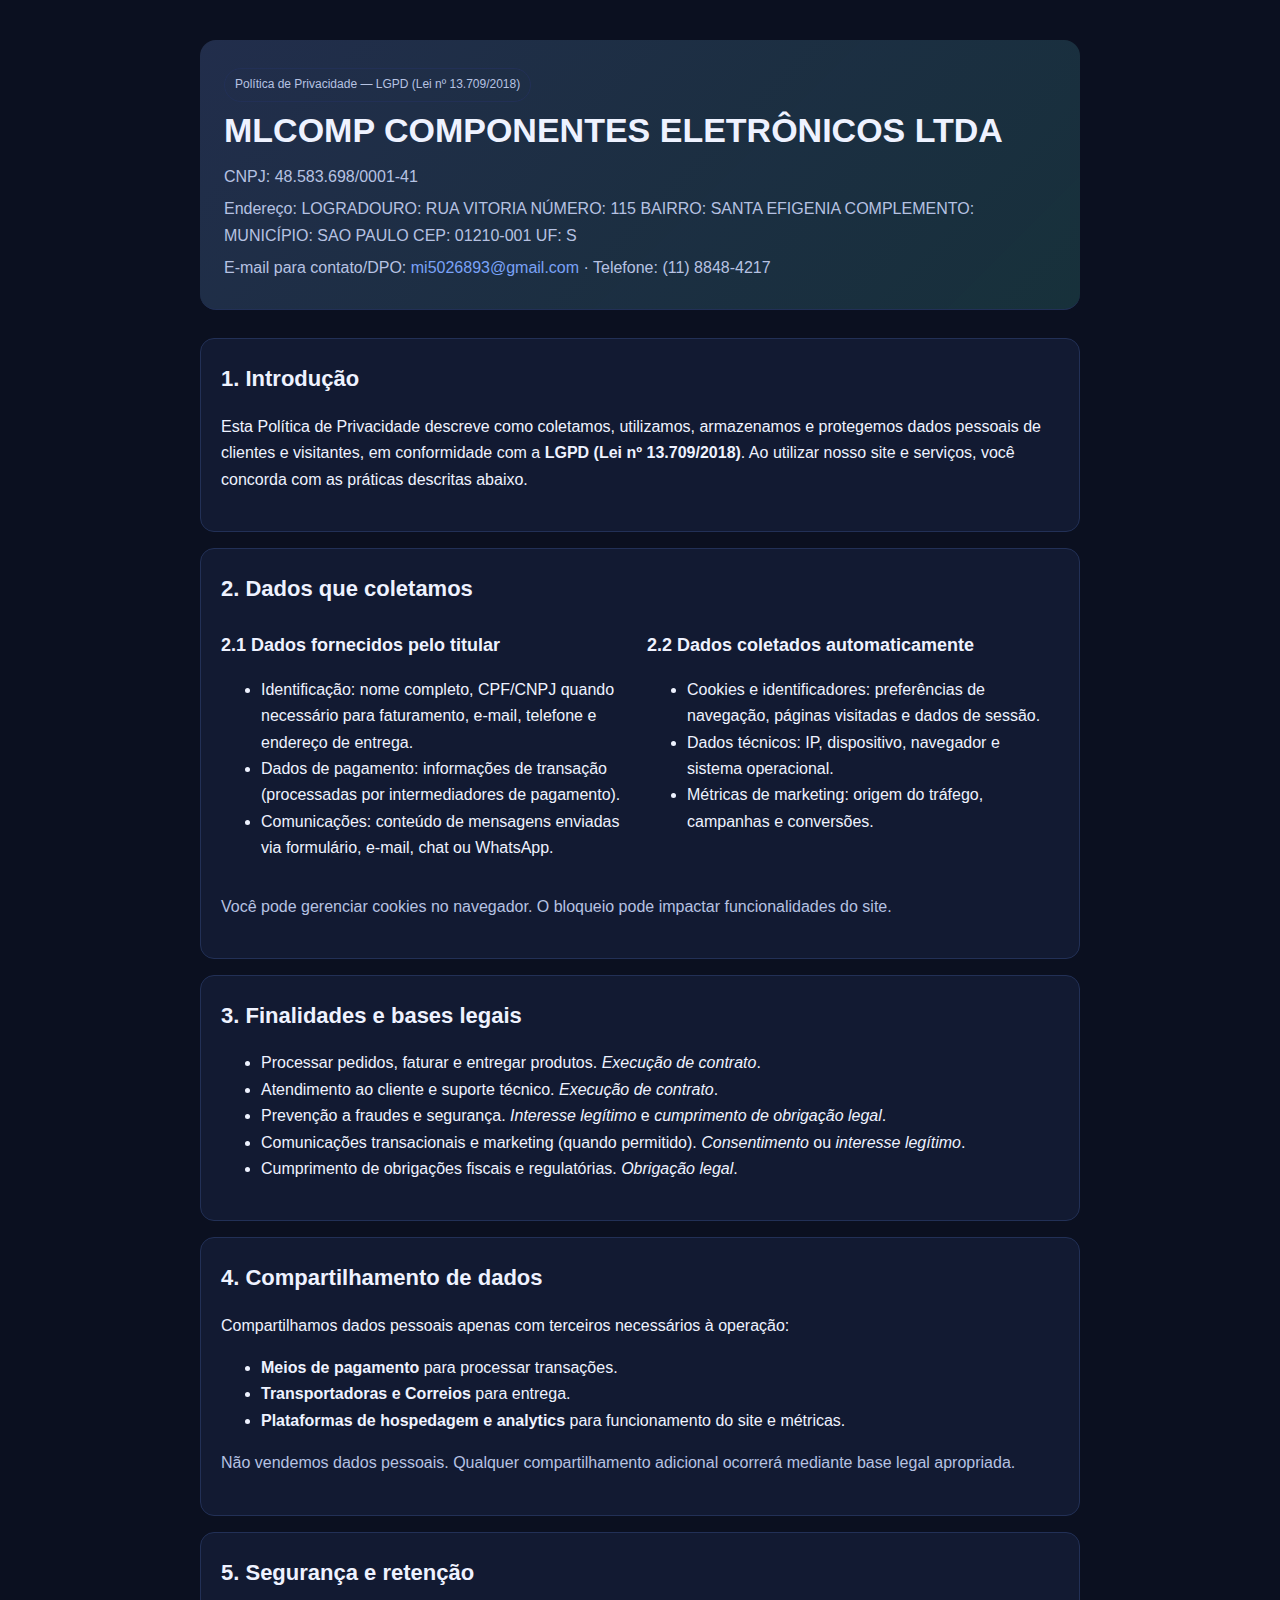
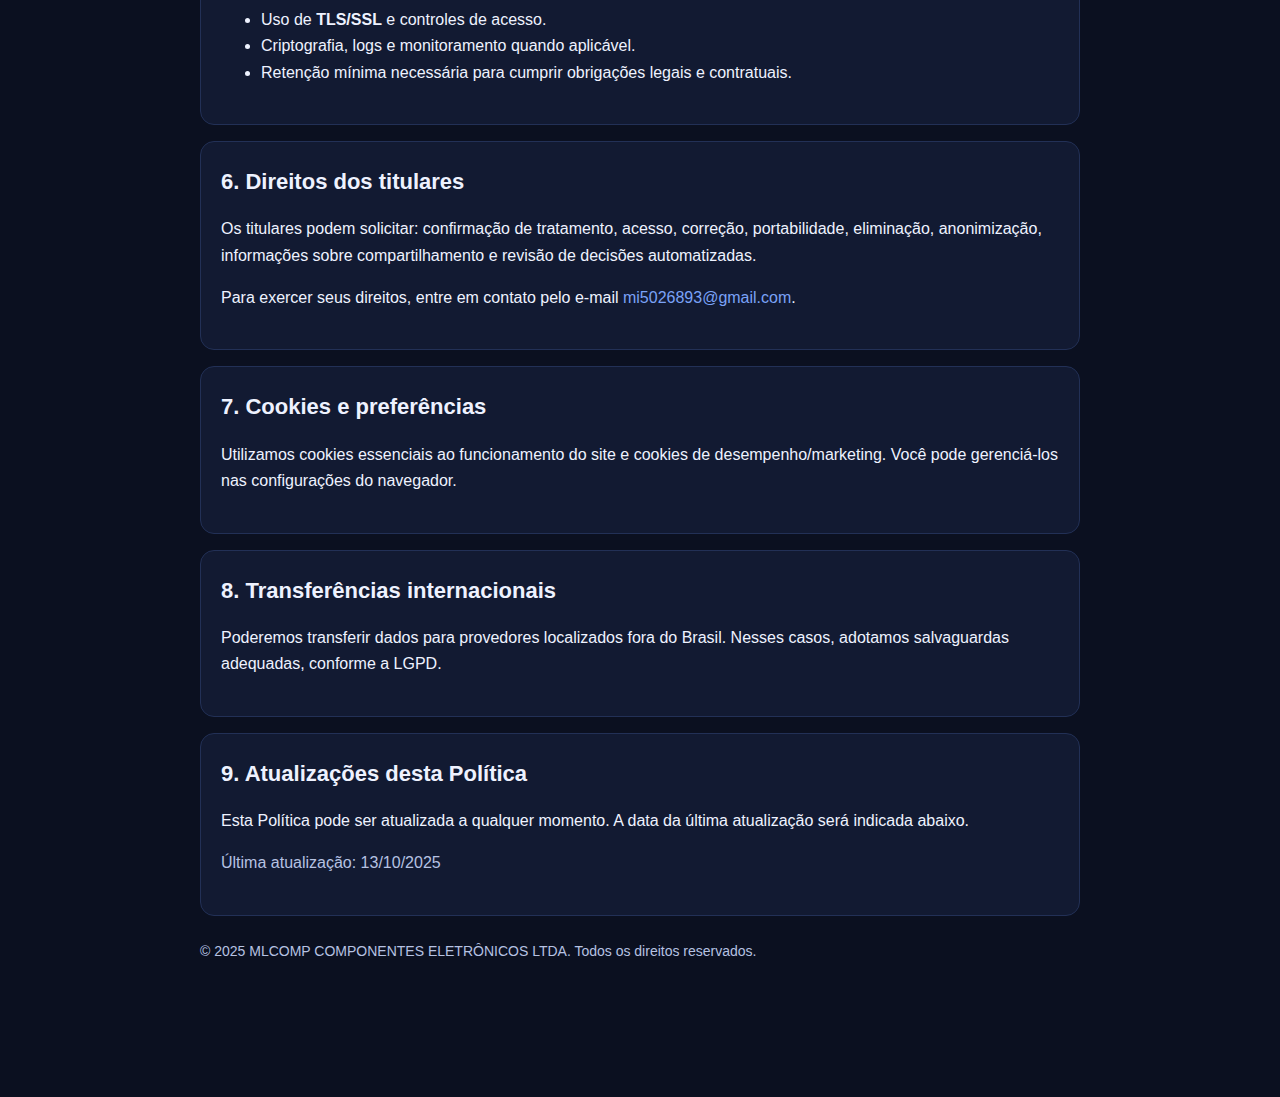
<file: politica-privacidade-mlcomp.html>
<!DOCTYPE html>
<html lang="pt-BR">

<head>
  <meta charset="utf-8">
  <meta name="viewport" content="width=device-width, initial-scale=1">
  <title>Política de Privacidade | MLCOMP COMPONENTES ELETRÔNICOS LTDA</title>
  <style>
    :root {
      --bg: #0b1020;
      --card: #121a32;
      --text: #eef2ff;
      --muted: #b6c2e2;
      --accent: #7aa2f7;
      --accent-2: #5eead4;
      --border: #223056;
    }

    * {
      box-sizing: border-box;
    }

    body {
      margin: 0;
      padding: 0;
      background: var(--bg);
      color: var(--text);
      font-family: -apple-system, BlinkMacSystemFont, "Segoe UI", Roboto, Ubuntu, "Helvetica Neue", Arial, "Noto Sans", sans-serif;
      line-height: 1.65;
    }

    .wrap {
      max-width: 920px;
      margin: 40px auto;
      padding: 0 20px 80px;
    }

    header {
      background: linear-gradient(135deg, rgba(122, 162, 247, .2), rgba(94, 234, 212, .15));
      border-bottom: 1px solid var(--border);
      margin-bottom: 28px;
      border-radius: 16px;
    }

    .hero {
      padding: 28px 24px 22px;
    }

    h1 {
      font-size: 34px;
      margin: 0 0 6px;
    }

    .subtitle {
      color: var(--muted);
      margin: 0 0 6px;
    }

    .badge {
      display: inline-block;
      padding: 6px 10px;
      border: 1px solid var(--border);
      border-radius: 999px;
      font-size: 12px;
      color: var(--muted);
    }

    section.card {
      background: var(--card);
      border: 1px solid var(--border);
      border-radius: 14px;
      padding: 22px 20px;
      margin-bottom: 16px;
    }

    h2 {
      margin: 0 0 12px;
      font-size: 22px;
    }

    h3 {
      margin: 12px 0 10px;
      font-size: 18px;
    }

    a {
      color: var(--accent);
      text-decoration: none;
    }

    a:hover {
      text-decoration: underline;
    }

    .grid {
      display: grid;
      grid-template-columns: 1fr;
      gap: 14px;
    }

    .muted {
      color: var(--muted);
    }

    footer {
      margin-top: 24px;
      color: var(--muted);
      font-size: 14px;
    }

    code.inline {
      background: rgba(255, 255, 255, .07);
      padding: 2px 6px;
      border-radius: 6px;
    }

    @media (min-width: 800px) {
      .grid {
        grid-template-columns: 1fr 1fr;
      }
    }
  </style>
</head>

<body>
  <div class="wrap">
    <header>
      <div class="hero">
        <div class="badge">Política de Privacidade — LGPD (Lei nº 13.709/2018)</div>
        <h1>MLCOMP COMPONENTES ELETRÔNICOS LTDA</h1>
        <p class="subtitle">CNPJ: 48.583.698/0001-41</p>
        <p class="subtitle">Endereço: LOGRADOURO: RUA VITORIA NÚMERO: 115
          BAIRRO: SANTA EFIGENIA COMPLEMENTO:
          MUNICÍPIO: SAO PAULO CEP: 01210-001 UF: S</p>
        <p class="subtitle">E-mail para contato/DPO: <a
            href="mailto:mi5026893@gmail.com">mi5026893@gmail.com</a> · Telefone: (11) 8848-4217</p>
      </div>
    </header>

    <section class="card">
      <h2>1. Introdução</h2>
      <p>Esta Política de Privacidade descreve como coletamos, utilizamos, armazenamos e protegemos dados pessoais de
        clientes e visitantes, em conformidade com a <strong>LGPD (Lei nº 13.709/2018)</strong>. Ao utilizar nosso site
        e serviços, você concorda com as práticas descritas abaixo.</p>
    </section>

    <section class="card">
      <h2>2. Dados que coletamos</h2>
      <div class="grid">
        <div>
          <h3>2.1 Dados fornecidos pelo titular</h3>
          <ul>
            <li>Identificação: nome completo, CPF/CNPJ quando necessário para faturamento, e-mail, telefone e endereço
              de entrega.</li>
            <li>Dados de pagamento: informações de transação (processadas por intermediadores de pagamento).</li>
            <li>Comunicações: conteúdo de mensagens enviadas via formulário, e-mail, chat ou WhatsApp.</li>
          </ul>
        </div>
        <div>
          <h3>2.2 Dados coletados automaticamente</h3>
          <ul>
            <li>Cookies e identificadores: preferências de navegação, páginas visitadas e dados de sessão.</li>
            <li>Dados técnicos: IP, dispositivo, navegador e sistema operacional.</li>
            <li>Métricas de marketing: origem do tráfego, campanhas e conversões.</li>
          </ul>
        </div>
      </div>
      <p class="muted">Você pode gerenciar cookies no navegador. O bloqueio pode impactar funcionalidades do site.</p>
    </section>

    <section class="card">
      <h2>3. Finalidades e bases legais</h2>
      <ul>
        <li>Processar pedidos, faturar e entregar produtos. <em>Execução de contrato</em>.</li>
        <li>Atendimento ao cliente e suporte técnico. <em>Execução de contrato</em>.</li>
        <li>Prevenção a fraudes e segurança. <em>Interesse legítimo</em> e <em>cumprimento de obrigação legal</em>.</li>
        <li>Comunicações transacionais e marketing (quando permitido). <em>Consentimento</em> ou <em>interesse
            legítimo</em>.</li>
        <li>Cumprimento de obrigações fiscais e regulatórias. <em>Obrigação legal</em>.</li>
      </ul>
    </section>

    <section class="card">
      <h2>4. Compartilhamento de dados</h2>
      <p>Compartilhamos dados pessoais apenas com terceiros necessários à operação:</p>
      <ul>
        <li><strong>Meios de pagamento</strong> para processar transações.</li>
        <li><strong>Transportadoras e Correios</strong> para entrega.</li>
        <li><strong>Plataformas de hospedagem e analytics</strong> para funcionamento do site e métricas.</li>
      </ul>
      <p class="muted">Não vendemos dados pessoais. Qualquer compartilhamento adicional ocorrerá mediante base legal
        apropriada.</p>
    </section>

    <section class="card">
      <h2>5. Segurança e retenção</h2>
      <ul>
        <li>Uso de <strong>TLS/SSL</strong> e controles de acesso.</li>
        <li>Criptografia, logs e monitoramento quando aplicável.</li>
        <li>Retenção mínima necessária para cumprir obrigações legais e contratuais.</li>
      </ul>
    </section>

    <section class="card">
      <h2>6. Direitos dos titulares</h2>
      <p>Os titulares podem solicitar: confirmação de tratamento, acesso, correção, portabilidade, eliminação,
        anonimização, informações sobre compartilhamento e revisão de decisões automatizadas.</p>
      <p>Para exercer seus direitos, entre em contato pelo e-mail <a
          href="mailto:mi5026893@gmail.com">mi5026893@gmail.com</a>.</p>
    </section>

    <section class="card">
      <h2>7. Cookies e preferências</h2>
      <p>Utilizamos cookies essenciais ao funcionamento do site e cookies de desempenho/marketing. Você pode
        gerenciá-los nas configurações do navegador.</p>
    </section>

    <section class="card">
      <h2>8. Transferências internacionais</h2>
      <p>Poderemos transferir dados para provedores localizados fora do Brasil. Nesses casos, adotamos salvaguardas
        adequadas, conforme a LGPD.</p>
    </section>

    <section class="card">
      <h2>9. Atualizações desta Política</h2>
      <p>Esta Política pode ser atualizada a qualquer momento. A data da última atualização será indicada abaixo.</p>
      <p class="muted">Última atualização: 13/10/2025</p>
    </section>

    <footer>
      <p>© 2025 MLCOMP COMPONENTES ELETRÔNICOS LTDA. Todos os direitos reservados.</p>
    </footer>
  </div>
</body>

</html>
</file>
